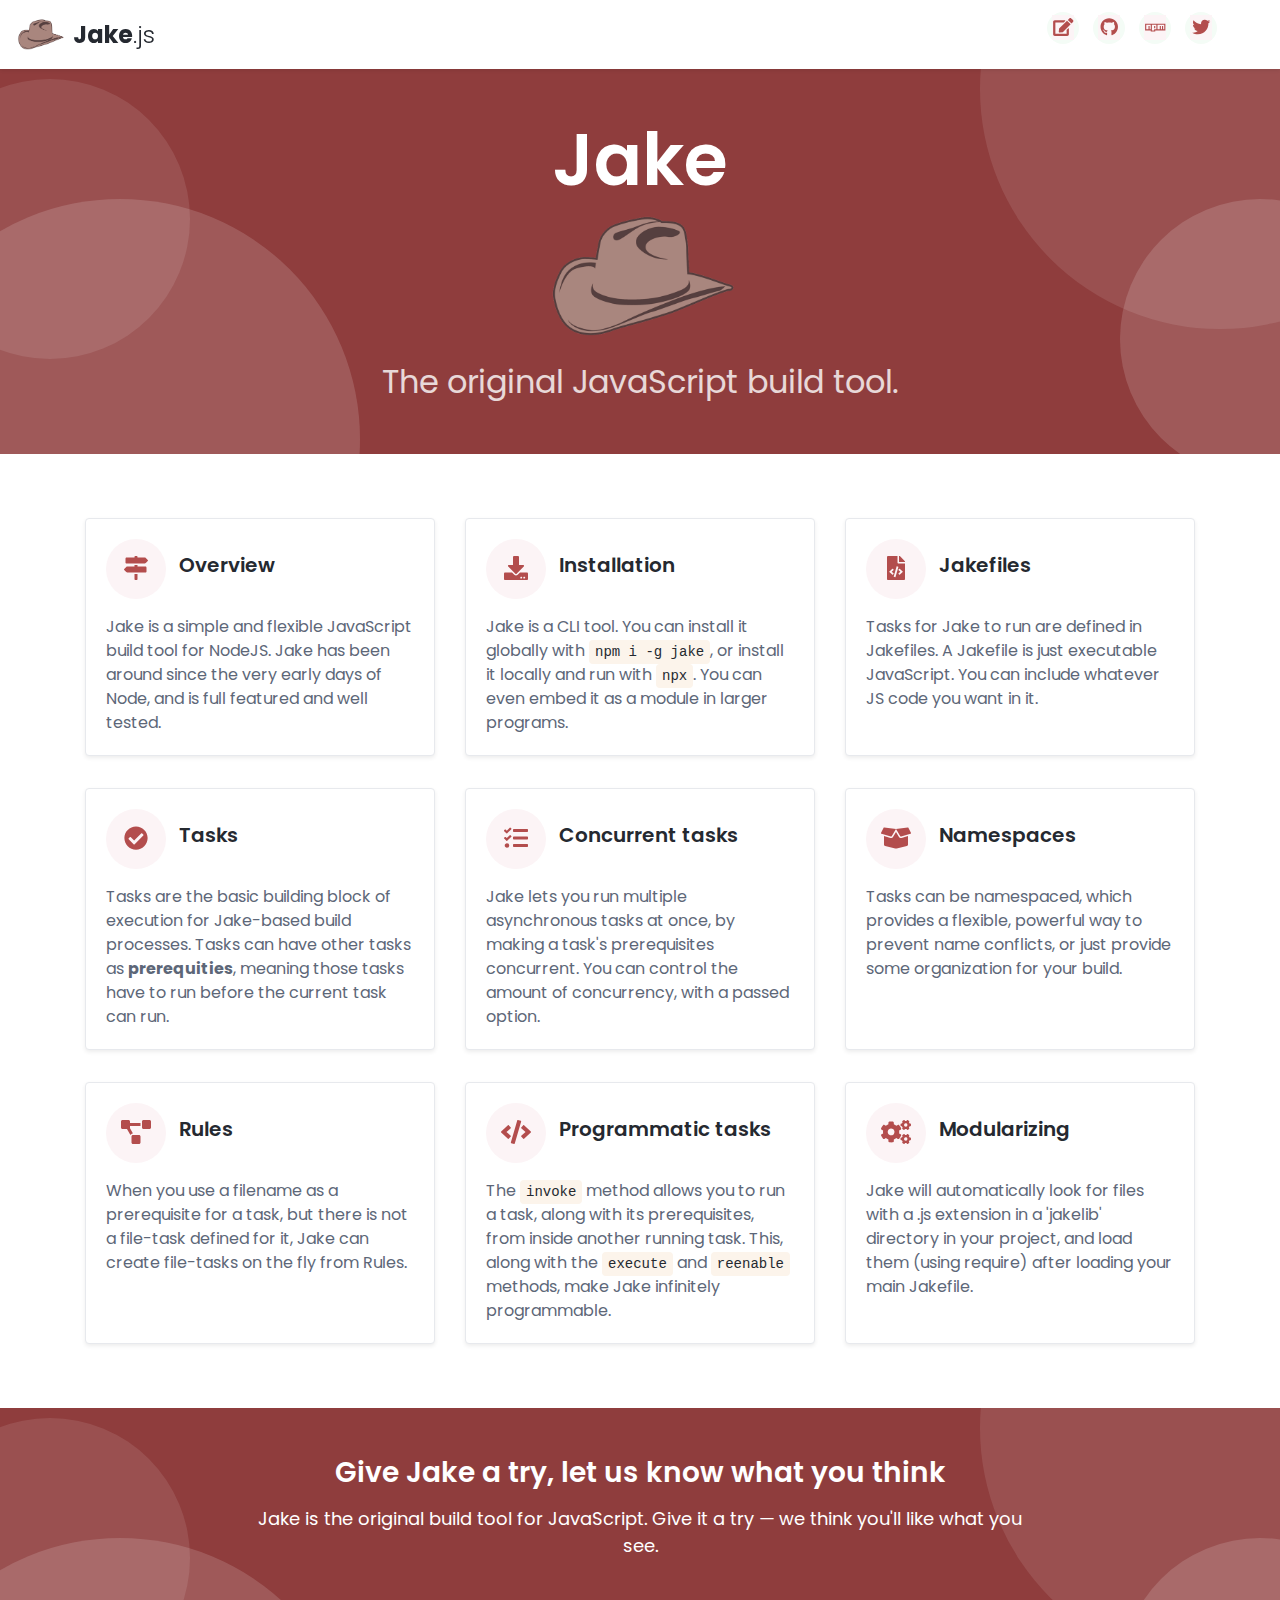
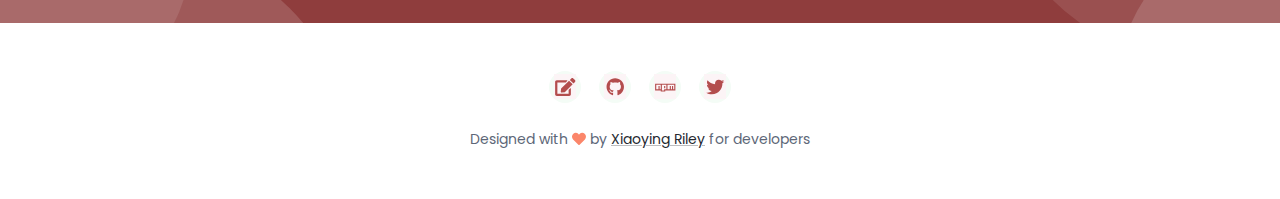
<file: index.html>
<!DOCTYPE html>
<html lang="en">
<head>
    <title>
      Jake: JavaScript build tool / task runner for NodeJS
    </title>
    <!-- Meta -->
    <meta charset="utf-8">
    <meta http-equiv="X-UA-Compatible" content="IE=edge">
    <meta name="viewport" content="width=device-width, initial-scale=1.0">
    <meta name="description" content="Bootstrap Documentation Template For Software Developers">
    <meta name="author" content="Xiaoying Riley at 3rd Wave Media">
    <link rel="shortcut icon" href="favicon.ico">

    <!-- Google Font -->
    <link href="https://fonts.googleapis.com/css?family=Poppins:300,400,500,600,700&display=swap" rel="stylesheet">

    <!-- FontAwesome JS-->
    <script defer src="assets/fontawesome/js/all.min.js"></script>

    <!-- Theme CSS -->
    <link id="theme-style" rel="stylesheet" href="assets/css/theme.css">
    <link id="theme-style" rel="stylesheet" href="assets/css/theme-override.css">

</head>

<body>
    <header class="header fixed-top">
        <div class="branding docs-branding">
            <div class="container-fluid position-relative py-2">
                <div class="docs-logo-wrapper">
                  <div class="site-logo">
                    <a class="navbar-brand" href="index.html">
                      <img src="assets/images/cowboy_hat.png" class="logo-img-sm" alt="Cowboy Hat"/>
                      <span class="logo-text">Jake<span class="text-alt">.js</span></span>
                    </a>
                  </div>
                </div><!--//docs-logo-wrapper-->
              <div class="docs-top-utilities d-flex justify-content-end align-items-center">

                <ul class="social-list list-inline mx-md-3 mx-lg-5 mb-0 d-none d-lg-flex">
                  <li class="list-inline-item"><a href="docs-page.html"><i class="fas fa-edit fa-fw"></i></a></li>
                  <li class="list-inline-item"><a href="https://github.com/jakejs/jake"><i class="fab fa-github fa-fw"></i></a></li>
                  <li class="list-inline-item"><a href="https://www.npmjs.com/package/jake"><i class="fab fa-npm fa-fw"></i></a></li>
                  <li class="list-inline-item"><a href="https://twitter.com/mde"><i class="fab fa-twitter fa-fw"></i></a></li>
                </ul><!--//social-list-->
              </div><!--//docs-top-utilities-->
            </div><!--//container-->
        </div><!--//branding-->
    </header><!--//header-->


    <div class="page-header theme-bg-dark py-5 text-center position-relative">
      <div class="theme-bg-shapes-right"></div>
      <div class="theme-bg-shapes-left"></div>
      <div class="container">
        <h1 class="page-heading single-col-max mx-auto">Jake</h1>
        <img src="assets/images/cowboy_hat.png" class="logo-img-lg" width ="200" alt="Cowboy Hat"/>
        <div class="page-intro single-col-max mx-auto">The original JavaScript build tool.</div>
      </div>
    </div><!--//page-header-->
    <div class="page-content">
      <div class="container">
        <div class="docs-overview py-5">
          <div class="row justify-content-center">
            <div class="col-12 col-lg-4 py-3">
              <div class="card shadow-sm">
                <div class="card-body">
                  <h5 class="card-title mb-3">
                    <span class="theme-icon-holder card-icon-holder mr-2">
                        <i class="fas fa-map-signs"></i>
                      </span><!--//card-icon-holder-->
                      <span class="card-title-text">Overview</span>
                  </h5>
                  <div class="card-text">
                    Jake is a simple and flexible JavaScript build tool for NodeJS. Jake has been
                    around since the very early days of Node, and is full featured
                    and well tested.
                  </div>
                  <a class="card-link-mask" href="docs-page.html#section-overview"></a>
                </div><!--//card-body-->
              </div><!--//card-->
            </div><!--//col-->
            <div class="col-12 col-lg-4 py-3">
              <div class="card shadow-sm">
                <div class="card-body">
                  <h5 class="card-title mb-3">
                    <span class="theme-icon-holder card-icon-holder mr-2">
                        <i class="fas fa-download"></i>
                      </span><!--//card-icon-holder-->
                      <span class="card-title-text">Installation</span>
                  </h5>
                  <div class="card-text">
                    Jake is a CLI tool. You can install it globally with
                    <code>npm i -g jake</code>, or install it locally and run
                    with <code>npx</code>.  You can even embed it as a module in
                    larger programs.
                  </div>
                  <a class="card-link-mask" href="docs-page.html#item-overview-installation"></a>
                </div><!--//card-body-->
              </div><!--//card-->
            </div><!--//col-->
            <div class="col-12 col-lg-4 py-3">
              <div class="card shadow-sm">
                <div class="card-body">
                  <h5 class="card-title mb-3">
                    <span class="theme-icon-holder card-icon-holder mr-2">
                        <i class="fas fa-file-code fa-fw"></i>
                      </span><!--//card-icon-holder-->
                      <span class="card-title-text">Jakefiles</span>
                  </h5>
                  <div class="card-text">
                    Tasks for Jake to run are defined in Jakefiles. A Jakefile
                    is just executable JavaScript. You can include whatever
                    JS code you want in it.
                </div>
                  <a class="card-link-mask" href="docs-page.html#item-overview-jakefiles"></a>
                </div><!--//card-body-->
              </div><!--//card-->
            </div><!--//col-->
            <div class="col-12 col-lg-4 py-3">
              <div class="card shadow-sm">
                <div class="card-body">
                  <h5 class="card-title mb-3">
                    <span class="theme-icon-holder card-icon-holder mr-2">
                        <i class="fas fa-check-circle fa-fw"></i>
                      </span><!--//card-icon-holder-->
                      <span class="card-title-text">Tasks</span>
                  </h5>
                  <div class="card-text">
                  Tasks are the basic building block of
                  execution for Jake-based build processes. Tasks can have other
                  tasks as <strong>prerequities</strong>, meaning those tasks
                  have to run before the current task can run.
                </div>
                  <a class="card-link-mask" href="docs-page.html#item-api-tasks"></a>
                </div><!--//card-body-->
              </div><!--//card-->
            </div><!--//col-->
            <div class="col-12 col-lg-4 py-3">
              <div class="card shadow-sm">
                <div class="card-body">
                  <h5 class="card-title mb-3">
                    <span class="theme-icon-holder card-icon-holder mr-2">
                        <i class="fas fa-tasks fa-fw"></i>
                      </span><!--//card-icon-holder-->
                      <span class="card-title-text">Concurrent tasks</span>
                  </h5>
                  <div class="card-text">
                    Jake lets you run multiple asynchronous tasks at once,
                    by making a task's prerequisites concurrent. You can control
                    the amount of concurrency, with a passed option.
                </div>
                  <a class="card-link-mask" href="docs-page.html#item-advanced-usage-concurrent-tasks"></a>
                </div><!--//card-body-->
              </div><!--//card-->
            </div><!--//col-->
            <div class="col-12 col-lg-4 py-3">
              <div class="card shadow-sm">
                <div class="card-body">
                  <h5 class="card-title mb-3">
                    <span class="theme-icon-holder card-icon-holder mr-2">
                        <i class="fas fa-box-open"></i>
                      </span><!--//card-icon-holder-->
                      <span class="card-title-text">Namespaces</span>
                  </h5>
                  <div class="card-text">
                    Tasks can be namespaced, which provides a flexible, powerful
                    way to prevent name conflicts, or just provide some
                    organization for your build.
                  </div>
                  <a class="card-link-mask" href="docs-page.html#item-api-namespaces"></a>
                </div><!--//card-body-->
              </div><!--//card-->
            </div><!--//col-->
            <div class="col-12 col-lg-4 py-3">
              <div class="card shadow-sm">
                <div class="card-body">
                  <h5 class="card-title mb-3">
                    <span class="theme-icon-holder card-icon-holder mr-2">
                        <i class="fas fa-project-diagram"></i>
                      </span><!--//card-icon-holder-->
                      <span class="card-title-text">Rules</span>
                  </h5>
                  <div class="card-text">
                    When you use a filename as a prerequisite for a task, but there is
                    not a file-task defined for it, Jake can create file-tasks on the fly
                    from Rules.
                </div>
                  <a class="card-link-mask" href="docs-page.html#item-api-rules"></a>
                </div><!--//card-body-->
              </div><!--//card-->
            </div><!--//col-->
            <div class="col-12 col-lg-4 py-3">
              <div class="card shadow-sm">
                <div class="card-body">
                  <h5 class="card-title mb-3">
                    <span class="theme-icon-holder card-icon-holder mr-2">
                        <i class="fas fa-code"></i>
                      </span><!--//card-icon-holder-->
                      <span class="card-title-text">Programmatic tasks</span>
                  </h5>
                  <div class="card-text">
                    The <code>invoke</code> method allows you to run a task,
                    along with its prerequisites, from inside another running
                    task. This, along with the <code>execute</code> and
                    <code>reenable</code> methods, make Jake infinitely
                    programmable.
                </div>
                  <a class="card-link-mask" href="docs-page.html#item-advanced-usage-programmatic-tasks"></a>
                </div><!--//card-body-->
              </div><!--//card-->
            </div><!--//col-->
            <div class="col-12 col-lg-4 py-3">
              <div class="card shadow-sm">
                <div class="card-body">
                  <h5 class="card-title mb-3">
                    <span class="theme-icon-holder card-icon-holder mr-2">
                        <i class="fas fa-cogs"></i>
                      </span><!--//card-icon-holder-->
                      <span class="card-title-text">Modularizing</span>
                  </h5>
                  <div class="card-text">
                    Jake will automatically look for files with a .js extension in a 'jakelib'
                    directory in your project, and load them (using require) after loading your main
                    Jakefile.
                </div>
                  <a class="card-link-mask" href="docs-page.html#item-advanced-usage-modularizing"></a>
                </div><!--//card-body-->
              </div><!--//card-->
            </div><!--//col-->
          </div><!--//row-->
        </div><!--//container-->
    </div><!--//container-->
    </div><!--//page-content-->

    <section class="cta-section text-center py-5 theme-bg-dark position-relative">
      <div class="theme-bg-shapes-right"></div>
      <div class="theme-bg-shapes-left"></div>
      <div class="container">
        <h3 class="mb-2 text-white mb-3">Give Jake a try, let us know what you think</h3>
        <div class="section-intro text-white mb-3 single-col-max mx-auto">
          Jake is the original build tool for JavaScript. Give it a try — we think you'll like what you see.
        </div>
        </div>
      </div>
    </section><!--//cta-section-->



    <footer class="footer">

      <div class="footer-bottom text-center py-5">

        <ul class="social-list list-unstyled pb-4 mb-0">
          <li class="list-inline-item"><a href="docs-page.html"><i class="fas fa-edit fa-fw"></i></a></li>
          <li class="list-inline-item"><a href="https://github.com/jakejs/jake"><i class="fab fa-github fa-fw"></i></a></li>
          <li class="list-inline-item"><a href="https://www.npmjs.com/package/jake"><i class="fab fa-npm fa-fw"></i></a></li>
          <li class="list-inline-item"><a href="https://twitter.com/mde"><i class="fab fa-twitter fa-fw"></i></a></li>
        </ul><!--//social-list-->

          <!--/* This template is released under the Creative Commons Attribution 3.0 License. Please keep the attribution link below when using for your own project. Thank you for your support. :) If you'd like to use the template without the attribution, you can buy the commercial license via our website: themes.3rdwavemedia.com */-->
            <small class="copyright">Designed with <i class="fas fa-heart" style="color: #fb866a;"></i> by <a class="theme-link" href="http://themes.3rdwavemedia.com" target="_blank">Xiaoying Riley</a> for developers</small>


      </div>

    </footer>

    <!-- Javascript -->
    <script src="assets/plugins/jquery-3.4.1.min.js"></script>
    <script src="assets/plugins/popper.min.js"></script>
    <script src="assets/plugins/bootstrap/js/bootstrap.min.js"></script>
    <!-- Global site tag (gtag.js) - Google Analytics -->
    <script async src="https://www.googletagmanager.com/gtag/js?id=UA-59448014-3"></script>
    <script>
    window.dataLayer = window.dataLayer || [];
    function gtag(){dataLayer.push(arguments);}
    gtag('js', new Date());
    gtag('config', 'UA-59448014-3');
    </script>

</body>
</html>
</file>
<file: assets/css/theme-override.css>
.docs-wrapper {
  max-width: 1200px;
  margin: 0 auto;
}
.theme-bg-dark {
  background: #8f3d3d;
}
.page-heading {
  font-size: 72px;
}
.page-intro {
  font-size: 32px;
  margin-top: 20px;
}
.logo-img-lg {
  width: 200px;
}
.logo-img-sm {
  width: 50px;
}
a {
  color: #b34d4d;
}
a:hover {
  color: rgb(120, 26, 70);
}
.social-list li a {
  color: #b34d4d;
  background-color: #fcf4f6;
}
.social-list li a:hover {
  color: #e55050;
}
.docs-nav .nav-link.active {
  color: #b34d4d;
}
.docs-nav .nav-link.active .theme-icon-holder {
  color: #fff;
  background: #b34d4d;
}
.docs-nav .nav-link::before {
  background-color: #fcf4eb;
}
.docs-nav .nav-link.active::before {
  background-color: #b34d4d;
}
.theme-icon-holder {
  color: #b34d4d;
  background-color: #fcf4f6;
}
.docs-overview .card:hover{
  background: #fcf4eb;
}
code {
  background-color: #fcf4eb;
}
.theme-bg-shapes-left::before {
  moz-transform-origin: null;
  -webkit-transform: null;
  -webkit-transform-origin: null;
  transform: skew(0, 0);
  transform-origin: null;
  width: 280px;
  height: 280px;
  left: -90px;
  top: 10px;
  border-radius: 50%;
}
.theme-bg-shapes-left::after {
  moz-transform-origin: null;
  -webkit-transform: null;
  -webkit-transform-origin: null;
  transform: skew(0, 0);
  transform-origin: null;
  width: 480px;
  height: 480px;
  left: -120px;
  top: 130px;
  border-radius: 50%;
}
.theme-bg-shapes-right::before {
  moz-transform-origin: null;
  -webkit-transform: null;
  -webkit-transform-origin: null;
  transform: skew(0, 0);
  transform-origin: null;
  width: 480px;
  height: 480px;
  right: -180px;
  top: -220px;
  border-radius: 50%;
}
.theme-bg-shapes-right::after {
  moz-transform-origin: null;
  -webkit-transform: null;
  -webkit-transform-origin: null;
  transform: skew(0, 0);
  transform-origin: null;
  width: 280px;
  height: 280px;
  right: -120px;
  top: 130px;
  border-radius: 50%;
}
.faded {
  color: #777;
  display: inline-block;
  margin: 0 4px;
}
th.theme-bg-light {
  white-space: nowrap;
  background: #fcf4eb;
}
</file>
